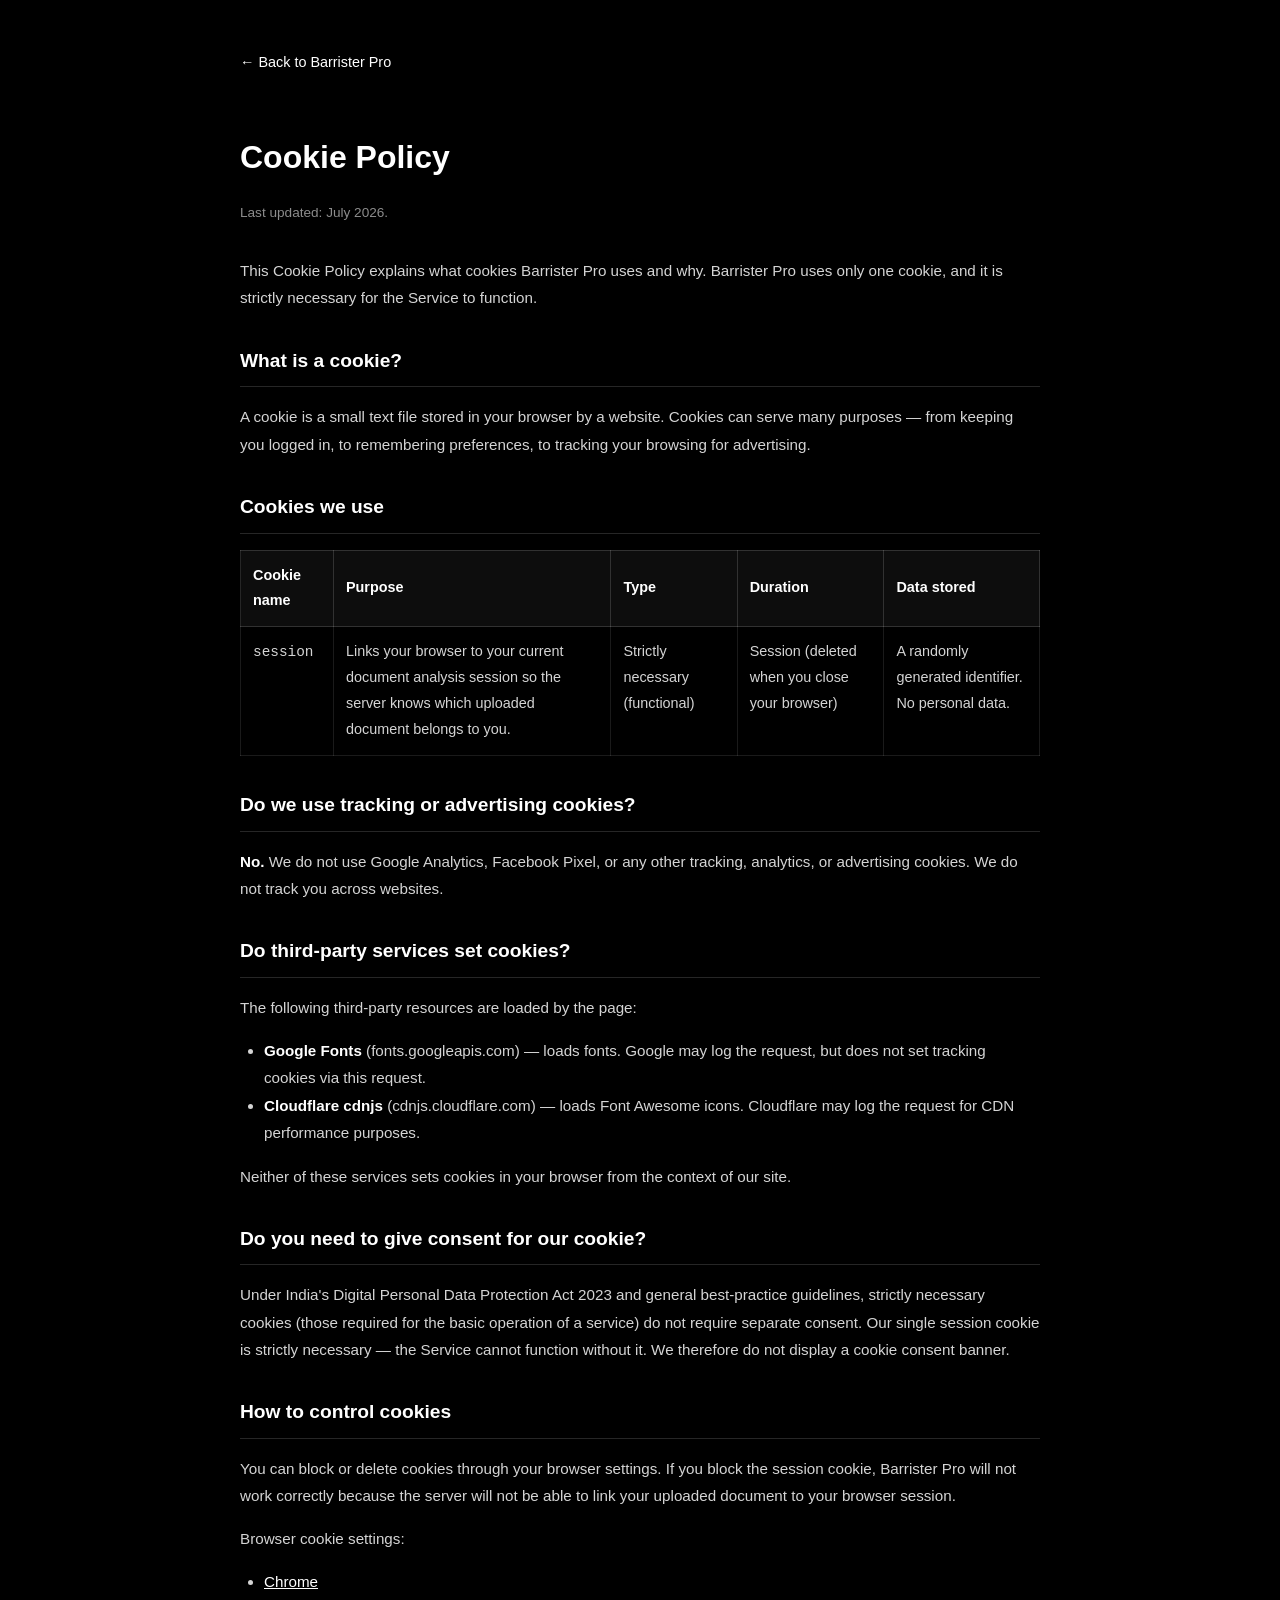
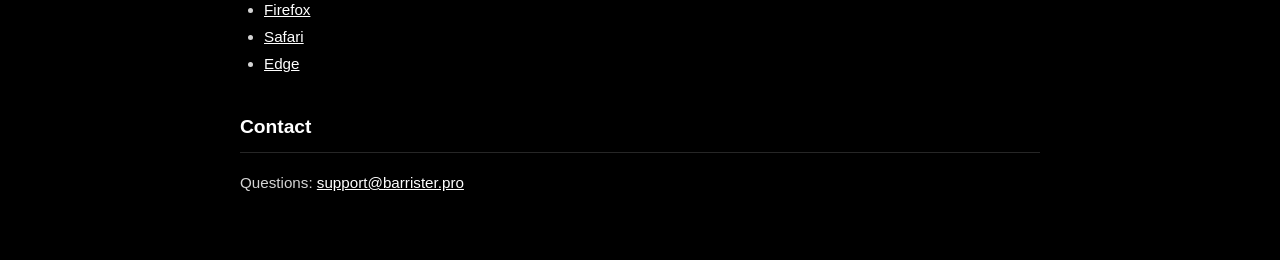
<file: templates/cookies.html>
<!DOCTYPE html>
<html lang="en">
<head>
    <meta charset="UTF-8">
    <meta name="viewport" content="width=device-width, initial-scale=1.0">
    <title>Cookie Policy — Barrister Pro</title>
    <style>
        body { font-family: 'Inter', -apple-system, sans-serif; background: #000; color: #d4d4d4; line-height: 1.8; margin: 0; padding: 0; }
        .container { max-width: 800px; margin: 0 auto; padding: 3rem 2rem; }
        h1 { color: #fff; font-size: 2rem; margin-bottom: 0.5rem; }
        h2 { color: #fff; font-size: 1.2rem; margin-top: 2rem; border-bottom: 1px solid rgba(255,255,255,0.15); padding-bottom: 0.5rem; }
        p, li { color: #d4d4d4; font-size: 0.95rem; }
        ul { padding-left: 1.5rem; }
        a { color: #fff; }
        .meta { color: #8c8c8c; font-size: 0.85rem; margin-bottom: 2rem; }
        .back { display: inline-block; margin-bottom: 2rem; color: #fff; text-decoration: none; font-size: 0.9rem; }
        .back:hover { text-decoration: underline; }
        strong { color: #fff; }
        table { width: 100%; border-collapse: collapse; margin: 1rem 0; font-size: 0.9rem; }
        th { background: rgba(255,255,255,0.05); color: #fff; text-align: left; padding: 0.75rem; border: 1px solid rgba(255,255,255,0.15); }
        td { padding: 0.75rem; border: 1px solid rgba(255,255,255,0.1); vertical-align: top; }
    </style>
</head>
<body>
    <div class="container">
        <a href="/" class="back" aria-label="Back to Barrister Pro application">← Back to Barrister Pro</a>
        <h1>Cookie Policy</h1>
        <p class="meta">Last updated: July 2026.</p>

        <p>This Cookie Policy explains what cookies Barrister Pro uses and why. Barrister Pro uses only one cookie, and it is strictly necessary for the Service to function.</p>

        <h2>What is a cookie?</h2>
        <p>A cookie is a small text file stored in your browser by a website. Cookies can serve many purposes — from keeping you logged in, to remembering preferences, to tracking your browsing for advertising.</p>

        <h2>Cookies we use</h2>
        <table>
            <thead>
                <tr>
                    <th>Cookie name</th>
                    <th>Purpose</th>
                    <th>Type</th>
                    <th>Duration</th>
                    <th>Data stored</th>
                </tr>
            </thead>
            <tbody>
                <tr>
                    <td><code>session</code></td>
                    <td>Links your browser to your current document analysis session so the server knows which uploaded document belongs to you.</td>
                    <td>Strictly necessary (functional)</td>
                    <td>Session (deleted when you close your browser)</td>
                    <td>A randomly generated identifier. No personal data.</td>
                </tr>
            </tbody>
        </table>

        <h2>Do we use tracking or advertising cookies?</h2>
        <p><strong>No.</strong> We do not use Google Analytics, Facebook Pixel, or any other tracking, analytics, or advertising cookies. We do not track you across websites.</p>

        <h2>Do third-party services set cookies?</h2>
        <p>The following third-party resources are loaded by the page:</p>
        <ul>
            <li><strong>Google Fonts</strong> (fonts.googleapis.com) — loads fonts. Google may log the request, but does not set tracking cookies via this request.</li>
            <li><strong>Cloudflare cdnjs</strong> (cdnjs.cloudflare.com) — loads Font Awesome icons. Cloudflare may log the request for CDN performance purposes.</li>
        </ul>
        <p>Neither of these services sets cookies in your browser from the context of our site.</p>

        <h2>Do you need to give consent for our cookie?</h2>
        <p>Under India's Digital Personal Data Protection Act 2023 and general best-practice guidelines, strictly necessary cookies (those required for the basic operation of a service) do not require separate consent. Our single session cookie is strictly necessary — the Service cannot function without it. We therefore do not display a cookie consent banner.</p>

        <h2>How to control cookies</h2>
        <p>You can block or delete cookies through your browser settings. If you block the session cookie, Barrister Pro will not work correctly because the server will not be able to link your uploaded document to your browser session.</p>
        <p>Browser cookie settings:</p>
        <ul>
            <li><a href="https://support.google.com/chrome/answer/95647" rel="noopener noreferrer" target="_blank">Chrome</a></li>
            <li><a href="https://support.mozilla.org/en-US/kb/enable-and-disable-cookies-website-preferences" rel="noopener noreferrer" target="_blank">Firefox</a></li>
            <li><a href="https://support.apple.com/en-gb/guide/safari/sfri11471/mac" rel="noopener noreferrer" target="_blank">Safari</a></li>
            <li><a href="https://support.microsoft.com/en-us/windows/delete-and-manage-cookies-168dab11-0753-043d-7c16-ede5947fc64d" rel="noopener noreferrer" target="_blank">Edge</a></li>
        </ul>

        <h2>Contact</h2>
        <p>Questions: <a href="mailto:support@barrister.pro">support@barrister.pro</a></p>
    </div>
</body>
</html>
</file>
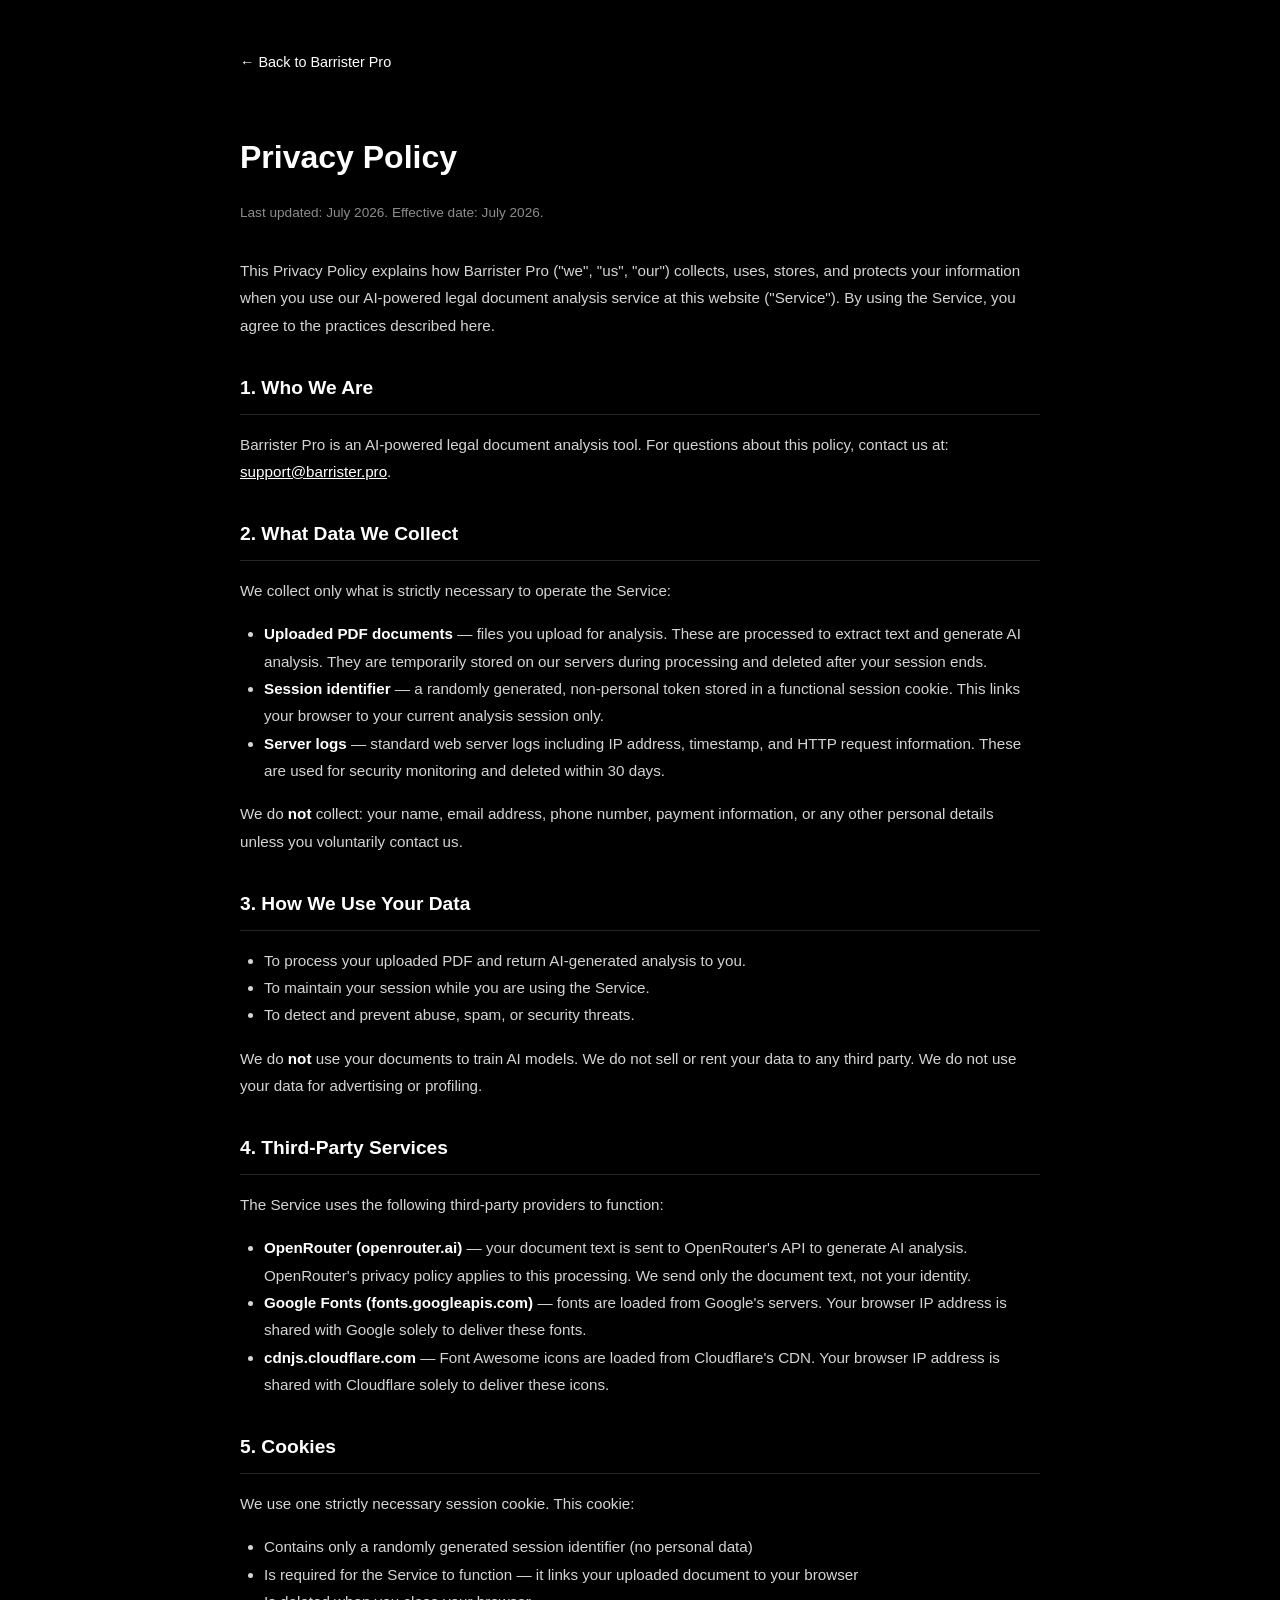
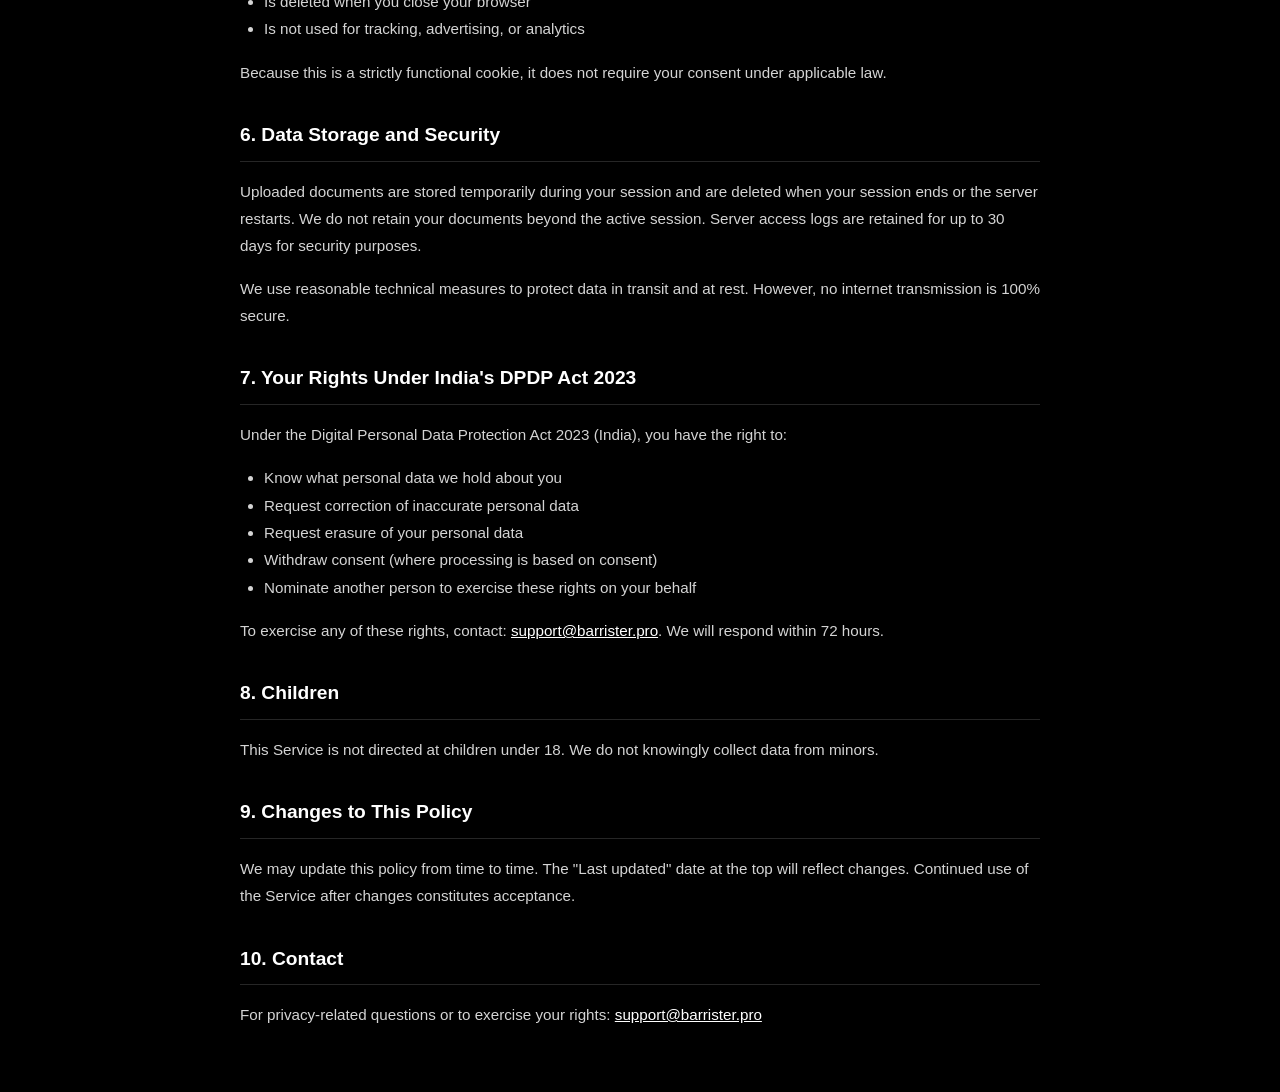
<file: templates/privacy-policy.html>
<!DOCTYPE html>
<html lang="en">
<head>
    <meta charset="UTF-8">
    <meta name="viewport" content="width=device-width, initial-scale=1.0">
    <title>Privacy Policy — Barrister Pro</title>
    <style>
        body { font-family: 'Inter', -apple-system, sans-serif; background: #000; color: #d4d4d4; line-height: 1.8; margin: 0; padding: 0; }
        .container { max-width: 800px; margin: 0 auto; padding: 3rem 2rem; }
        h1 { color: #fff; font-size: 2rem; margin-bottom: 0.5rem; }
        h2 { color: #fff; font-size: 1.2rem; margin-top: 2rem; border-bottom: 1px solid rgba(255,255,255,0.15); padding-bottom: 0.5rem; }
        p, li { color: #d4d4d4; font-size: 0.95rem; }
        ul { padding-left: 1.5rem; }
        a { color: #fff; }
        .meta { color: #8c8c8c; font-size: 0.85rem; margin-bottom: 2rem; }
        .back { display: inline-block; margin-bottom: 2rem; color: #fff; text-decoration: none; font-size: 0.9rem; }
        .back:hover { text-decoration: underline; }
        strong { color: #fff; }
    </style>
</head>
<body>
    <div class="container">
        <a href="/" class="back" aria-label="Back to Barrister Pro application">← Back to Barrister Pro</a>
        <h1>Privacy Policy</h1>
        <p class="meta">Last updated: July 2026. Effective date: July 2026.</p>

        <p>This Privacy Policy explains how Barrister Pro ("we", "us", "our") collects, uses, stores, and protects your information when you use our AI-powered legal document analysis service at this website ("Service"). By using the Service, you agree to the practices described here.</p>

        <h2>1. Who We Are</h2>
        <p>Barrister Pro is an AI-powered legal document analysis tool. For questions about this policy, contact us at: <a href="mailto:support@barrister.pro">support@barrister.pro</a>.</p>

        <h2>2. What Data We Collect</h2>
        <p>We collect only what is strictly necessary to operate the Service:</p>
        <ul>
            <li><strong>Uploaded PDF documents</strong> — files you upload for analysis. These are processed to extract text and generate AI analysis. They are temporarily stored on our servers during processing and deleted after your session ends.</li>
            <li><strong>Session identifier</strong> — a randomly generated, non-personal token stored in a functional session cookie. This links your browser to your current analysis session only.</li>
            <li><strong>Server logs</strong> — standard web server logs including IP address, timestamp, and HTTP request information. These are used for security monitoring and deleted within 30 days.</li>
        </ul>
        <p>We do <strong>not</strong> collect: your name, email address, phone number, payment information, or any other personal details unless you voluntarily contact us.</p>

        <h2>3. How We Use Your Data</h2>
        <ul>
            <li>To process your uploaded PDF and return AI-generated analysis to you.</li>
            <li>To maintain your session while you are using the Service.</li>
            <li>To detect and prevent abuse, spam, or security threats.</li>
        </ul>
        <p>We do <strong>not</strong> use your documents to train AI models. We do not sell or rent your data to any third party. We do not use your data for advertising or profiling.</p>

        <h2>4. Third-Party Services</h2>
        <p>The Service uses the following third-party providers to function:</p>
        <ul>
            <li><strong>OpenRouter (openrouter.ai)</strong> — your document text is sent to OpenRouter's API to generate AI analysis. OpenRouter's privacy policy applies to this processing. We send only the document text, not your identity.</li>
            <li><strong>Google Fonts (fonts.googleapis.com)</strong> — fonts are loaded from Google's servers. Your browser IP address is shared with Google solely to deliver these fonts.</li>
            <li><strong>cdnjs.cloudflare.com</strong> — Font Awesome icons are loaded from Cloudflare's CDN. Your browser IP address is shared with Cloudflare solely to deliver these icons.</li>
        </ul>

        <h2>5. Cookies</h2>
        <p>We use one strictly necessary session cookie. This cookie:</p>
        <ul>
            <li>Contains only a randomly generated session identifier (no personal data)</li>
            <li>Is required for the Service to function — it links your uploaded document to your browser</li>
            <li>Is deleted when you close your browser</li>
            <li>Is not used for tracking, advertising, or analytics</li>
        </ul>
        <p>Because this is a strictly functional cookie, it does not require your consent under applicable law.</p>

        <h2>6. Data Storage and Security</h2>
        <p>Uploaded documents are stored temporarily during your session and are deleted when your session ends or the server restarts. We do not retain your documents beyond the active session. Server access logs are retained for up to 30 days for security purposes.</p>
        <p>We use reasonable technical measures to protect data in transit and at rest. However, no internet transmission is 100% secure.</p>

        <h2>7. Your Rights Under India's DPDP Act 2023</h2>
        <p>Under the Digital Personal Data Protection Act 2023 (India), you have the right to:</p>
        <ul>
            <li>Know what personal data we hold about you</li>
            <li>Request correction of inaccurate personal data</li>
            <li>Request erasure of your personal data</li>
            <li>Withdraw consent (where processing is based on consent)</li>
            <li>Nominate another person to exercise these rights on your behalf</li>
        </ul>
        <p>To exercise any of these rights, contact: <a href="mailto:support@barrister.pro">support@barrister.pro</a>. We will respond within 72 hours.</p>

        <h2>8. Children</h2>
        <p>This Service is not directed at children under 18. We do not knowingly collect data from minors.</p>

        <h2>9. Changes to This Policy</h2>
        <p>We may update this policy from time to time. The "Last updated" date at the top will reflect changes. Continued use of the Service after changes constitutes acceptance.</p>

        <h2>10. Contact</h2>
        <p>For privacy-related questions or to exercise your rights: <a href="mailto:support@barrister.pro">support@barrister.pro</a></p>
    </div>
</body>
</html>
</file>
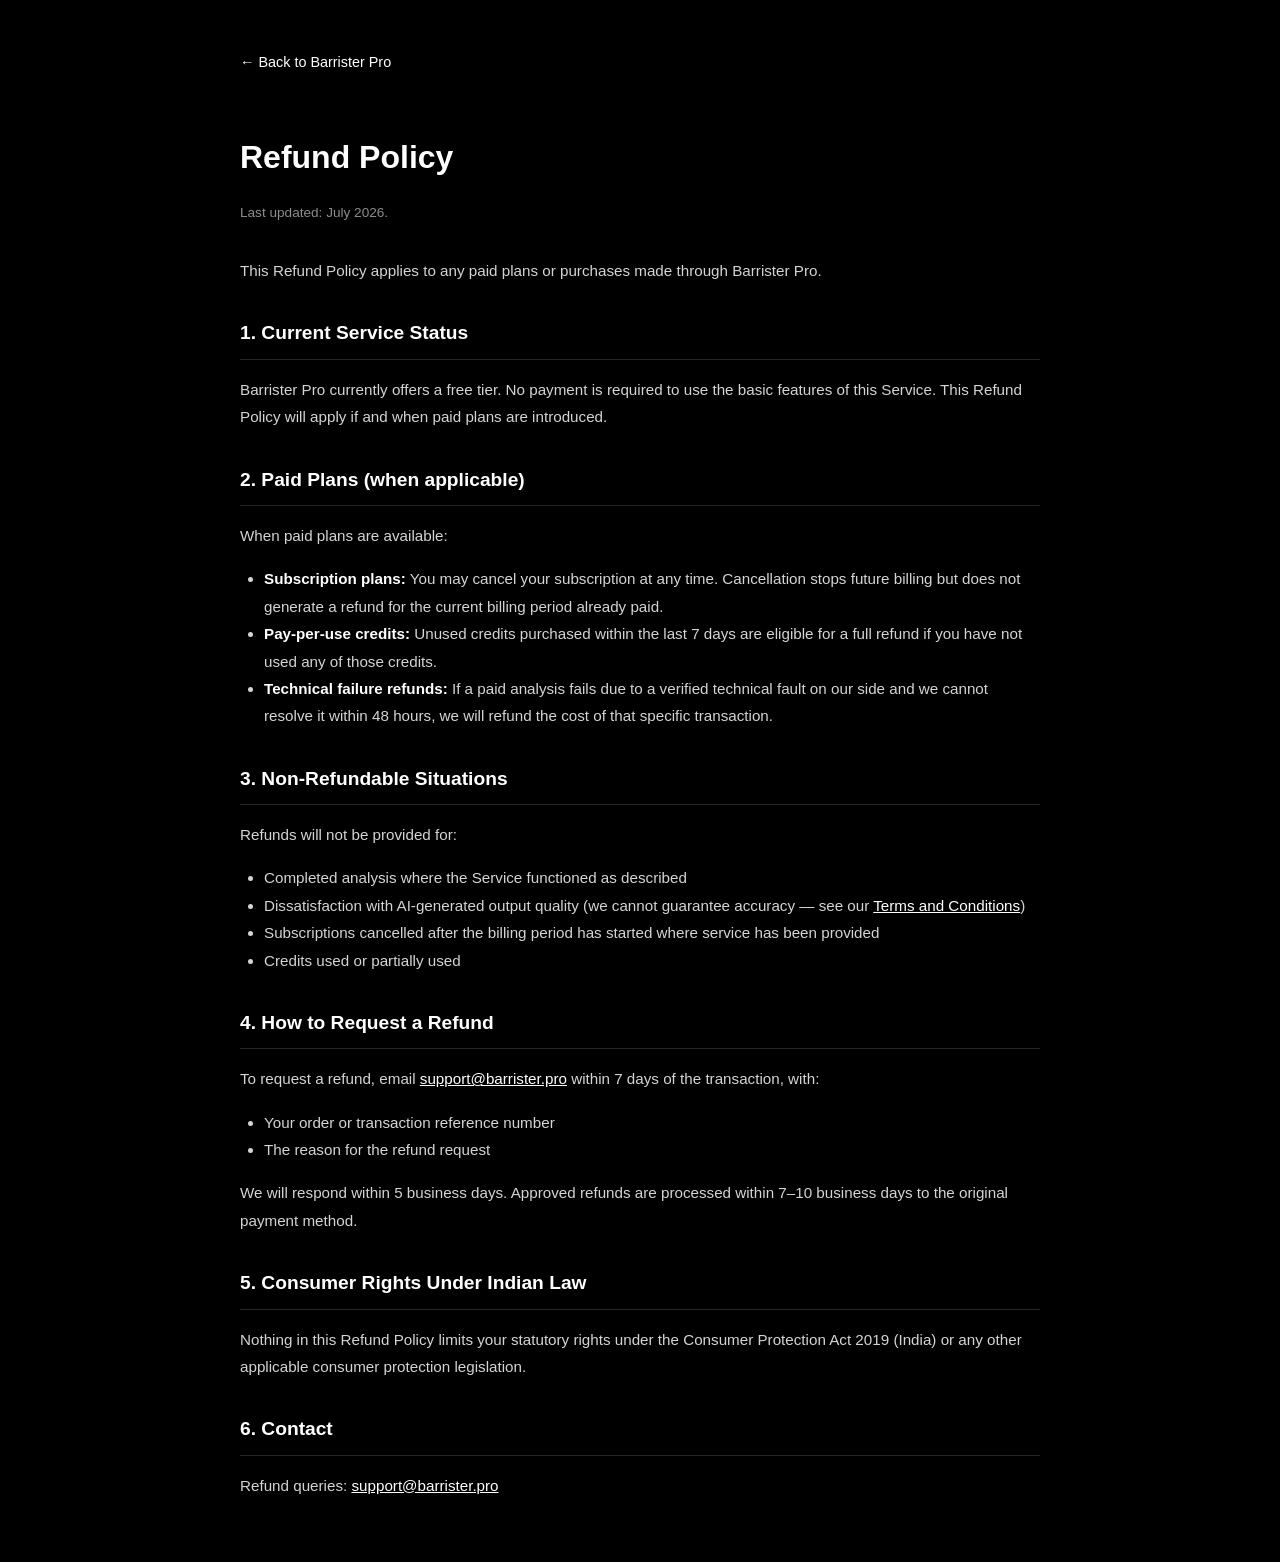
<file: templates/refund-policy.html>
<!DOCTYPE html>
<html lang="en">
<head>
    <meta charset="UTF-8">
    <meta name="viewport" content="width=device-width, initial-scale=1.0">
    <title>Refund Policy — Barrister Pro</title>
    <style>
        body { font-family: 'Inter', -apple-system, sans-serif; background: #000; color: #d4d4d4; line-height: 1.8; margin: 0; padding: 0; }
        .container { max-width: 800px; margin: 0 auto; padding: 3rem 2rem; }
        h1 { color: #fff; font-size: 2rem; margin-bottom: 0.5rem; }
        h2 { color: #fff; font-size: 1.2rem; margin-top: 2rem; border-bottom: 1px solid rgba(255,255,255,0.15); padding-bottom: 0.5rem; }
        p, li { color: #d4d4d4; font-size: 0.95rem; }
        ul { padding-left: 1.5rem; }
        a { color: #fff; }
        .meta { color: #8c8c8c; font-size: 0.85rem; margin-bottom: 2rem; }
        .back { display: inline-block; margin-bottom: 2rem; color: #fff; text-decoration: none; font-size: 0.9rem; }
        .back:hover { text-decoration: underline; }
        strong { color: #fff; }
    </style>
</head>
<body>
    <div class="container">
        <a href="/" class="back" aria-label="Back to Barrister Pro application">← Back to Barrister Pro</a>
        <h1>Refund Policy</h1>
        <p class="meta">Last updated: July 2026.</p>

        <p>This Refund Policy applies to any paid plans or purchases made through Barrister Pro.</p>

        <h2>1. Current Service Status</h2>
        <p>Barrister Pro currently offers a free tier. No payment is required to use the basic features of this Service. This Refund Policy will apply if and when paid plans are introduced.</p>

        <h2>2. Paid Plans (when applicable)</h2>
        <p>When paid plans are available:</p>
        <ul>
            <li><strong>Subscription plans:</strong> You may cancel your subscription at any time. Cancellation stops future billing but does not generate a refund for the current billing period already paid.</li>
            <li><strong>Pay-per-use credits:</strong> Unused credits purchased within the last 7 days are eligible for a full refund if you have not used any of those credits.</li>
            <li><strong>Technical failure refunds:</strong> If a paid analysis fails due to a verified technical fault on our side and we cannot resolve it within 48 hours, we will refund the cost of that specific transaction.</li>
        </ul>

        <h2>3. Non-Refundable Situations</h2>
        <p>Refunds will not be provided for:</p>
        <ul>
            <li>Completed analysis where the Service functioned as described</li>
            <li>Dissatisfaction with AI-generated output quality (we cannot guarantee accuracy — see our <a href="/terms">Terms and Conditions</a>)</li>
            <li>Subscriptions cancelled after the billing period has started where service has been provided</li>
            <li>Credits used or partially used</li>
        </ul>

        <h2>4. How to Request a Refund</h2>
        <p>To request a refund, email <a href="mailto:support@barrister.pro">support@barrister.pro</a> within 7 days of the transaction, with:</p>
        <ul>
            <li>Your order or transaction reference number</li>
            <li>The reason for the refund request</li>
        </ul>
        <p>We will respond within 5 business days. Approved refunds are processed within 7–10 business days to the original payment method.</p>

        <h2>5. Consumer Rights Under Indian Law</h2>
        <p>Nothing in this Refund Policy limits your statutory rights under the Consumer Protection Act 2019 (India) or any other applicable consumer protection legislation.</p>

        <h2>6. Contact</h2>
        <p>Refund queries: <a href="mailto:support@barrister.pro">support@barrister.pro</a></p>
    </div>
</body>
</html>
</file>
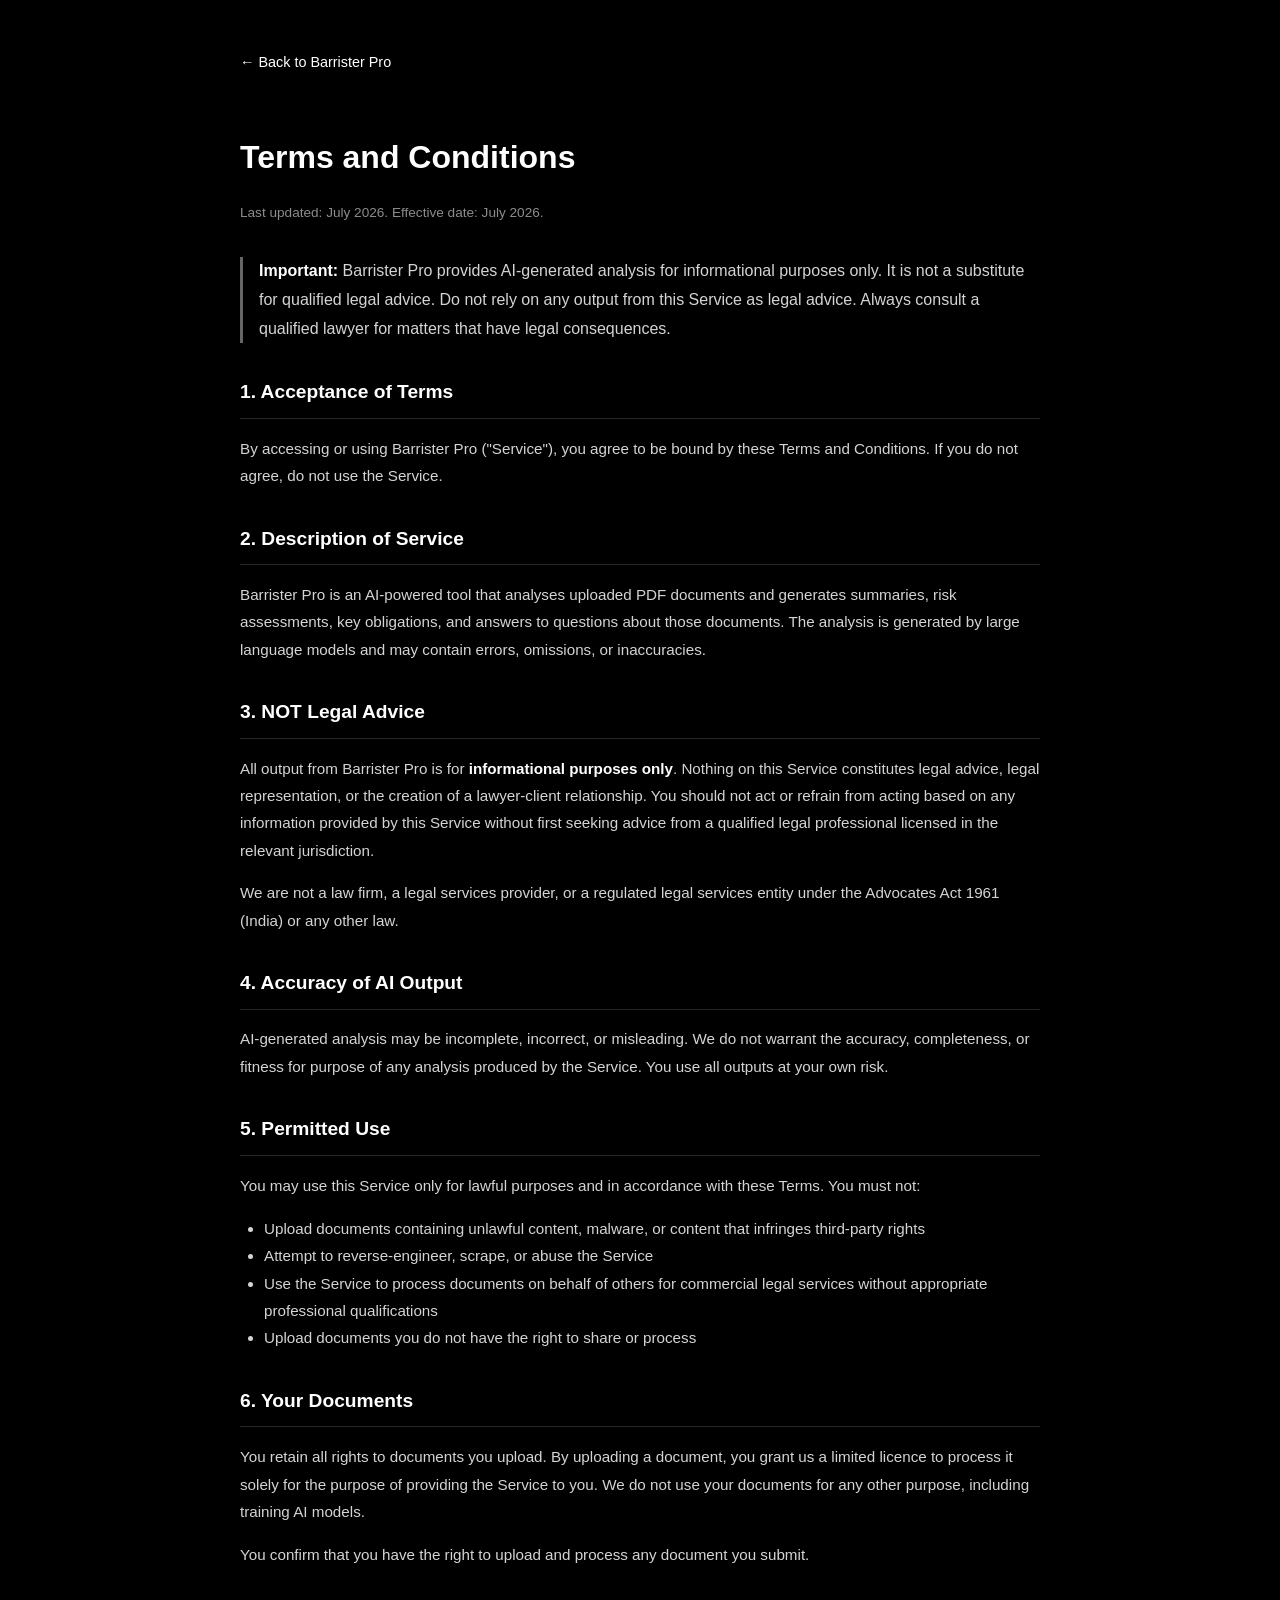
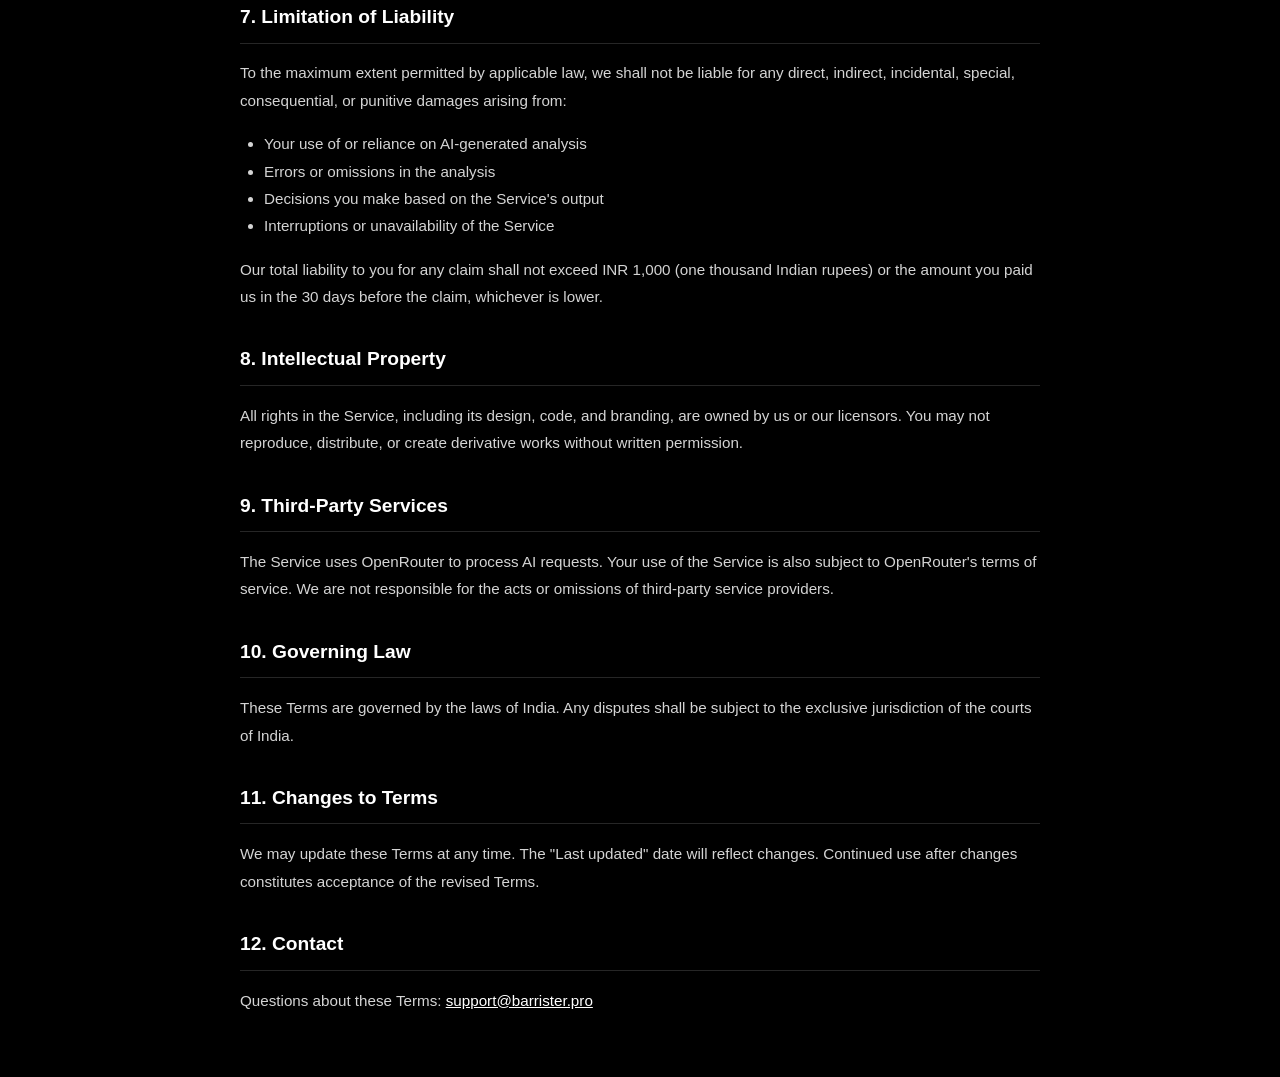
<file: templates/terms.html>
<!DOCTYPE html>
<html lang="en">
<head>
    <meta charset="UTF-8">
    <meta name="viewport" content="width=device-width, initial-scale=1.0">
    <title>Terms and Conditions — Barrister Pro</title>
    <style>
        body { font-family: 'Inter', -apple-system, sans-serif; background: #000; color: #d4d4d4; line-height: 1.8; margin: 0; padding: 0; }
        .container { max-width: 800px; margin: 0 auto; padding: 3rem 2rem; }
        h1 { color: #fff; font-size: 2rem; margin-bottom: 0.5rem; }
        h2 { color: #fff; font-size: 1.2rem; margin-top: 2rem; border-bottom: 1px solid rgba(255,255,255,0.15); padding-bottom: 0.5rem; }
        p, li { color: #d4d4d4; font-size: 0.95rem; }
        ul { padding-left: 1.5rem; }
        a { color: #fff; }
        .meta { color: #8c8c8c; font-size: 0.85rem; margin-bottom: 2rem; }
        .back { display: inline-block; margin-bottom: 2rem; color: #fff; text-decoration: none; font-size: 0.9rem; }
        .back:hover { text-decoration: underline; }
        strong { color: #fff; }
        .important { border-left: 3px solid rgba(255,255,255,0.4); padding-left: 1rem; margin: 1.5rem 0; }
    </style>
</head>
<body>
    <div class="container">
        <a href="/" class="back" aria-label="Back to Barrister Pro application">← Back to Barrister Pro</a>
        <h1>Terms and Conditions</h1>
        <p class="meta">Last updated: July 2026. Effective date: July 2026.</p>

        <div class="important">
            <strong>Important:</strong> Barrister Pro provides AI-generated analysis for informational purposes only. It is not a substitute for qualified legal advice. Do not rely on any output from this Service as legal advice. Always consult a qualified lawyer for matters that have legal consequences.
        </div>

        <h2>1. Acceptance of Terms</h2>
        <p>By accessing or using Barrister Pro ("Service"), you agree to be bound by these Terms and Conditions. If you do not agree, do not use the Service.</p>

        <h2>2. Description of Service</h2>
        <p>Barrister Pro is an AI-powered tool that analyses uploaded PDF documents and generates summaries, risk assessments, key obligations, and answers to questions about those documents. The analysis is generated by large language models and may contain errors, omissions, or inaccuracies.</p>

        <h2>3. NOT Legal Advice</h2>
        <p>All output from Barrister Pro is for <strong>informational purposes only</strong>. Nothing on this Service constitutes legal advice, legal representation, or the creation of a lawyer-client relationship. You should not act or refrain from acting based on any information provided by this Service without first seeking advice from a qualified legal professional licensed in the relevant jurisdiction.</p>
        <p>We are not a law firm, a legal services provider, or a regulated legal services entity under the Advocates Act 1961 (India) or any other law.</p>

        <h2>4. Accuracy of AI Output</h2>
        <p>AI-generated analysis may be incomplete, incorrect, or misleading. We do not warrant the accuracy, completeness, or fitness for purpose of any analysis produced by the Service. You use all outputs at your own risk.</p>

        <h2>5. Permitted Use</h2>
        <p>You may use this Service only for lawful purposes and in accordance with these Terms. You must not:</p>
        <ul>
            <li>Upload documents containing unlawful content, malware, or content that infringes third-party rights</li>
            <li>Attempt to reverse-engineer, scrape, or abuse the Service</li>
            <li>Use the Service to process documents on behalf of others for commercial legal services without appropriate professional qualifications</li>
            <li>Upload documents you do not have the right to share or process</li>
        </ul>

        <h2>6. Your Documents</h2>
        <p>You retain all rights to documents you upload. By uploading a document, you grant us a limited licence to process it solely for the purpose of providing the Service to you. We do not use your documents for any other purpose, including training AI models.</p>
        <p>You confirm that you have the right to upload and process any document you submit.</p>

        <h2>7. Limitation of Liability</h2>
        <p>To the maximum extent permitted by applicable law, we shall not be liable for any direct, indirect, incidental, special, consequential, or punitive damages arising from:</p>
        <ul>
            <li>Your use of or reliance on AI-generated analysis</li>
            <li>Errors or omissions in the analysis</li>
            <li>Decisions you make based on the Service's output</li>
            <li>Interruptions or unavailability of the Service</li>
        </ul>
        <p>Our total liability to you for any claim shall not exceed INR 1,000 (one thousand Indian rupees) or the amount you paid us in the 30 days before the claim, whichever is lower.</p>

        <h2>8. Intellectual Property</h2>
        <p>All rights in the Service, including its design, code, and branding, are owned by us or our licensors. You may not reproduce, distribute, or create derivative works without written permission.</p>

        <h2>9. Third-Party Services</h2>
        <p>The Service uses OpenRouter to process AI requests. Your use of the Service is also subject to OpenRouter's terms of service. We are not responsible for the acts or omissions of third-party service providers.</p>

        <h2>10. Governing Law</h2>
        <p>These Terms are governed by the laws of India. Any disputes shall be subject to the exclusive jurisdiction of the courts of India.</p>

        <h2>11. Changes to Terms</h2>
        <p>We may update these Terms at any time. The "Last updated" date will reflect changes. Continued use after changes constitutes acceptance of the revised Terms.</p>

        <h2>12. Contact</h2>
        <p>Questions about these Terms: <a href="mailto:support@barrister.pro">support@barrister.pro</a></p>
    </div>
</body>
</html>
</file>
